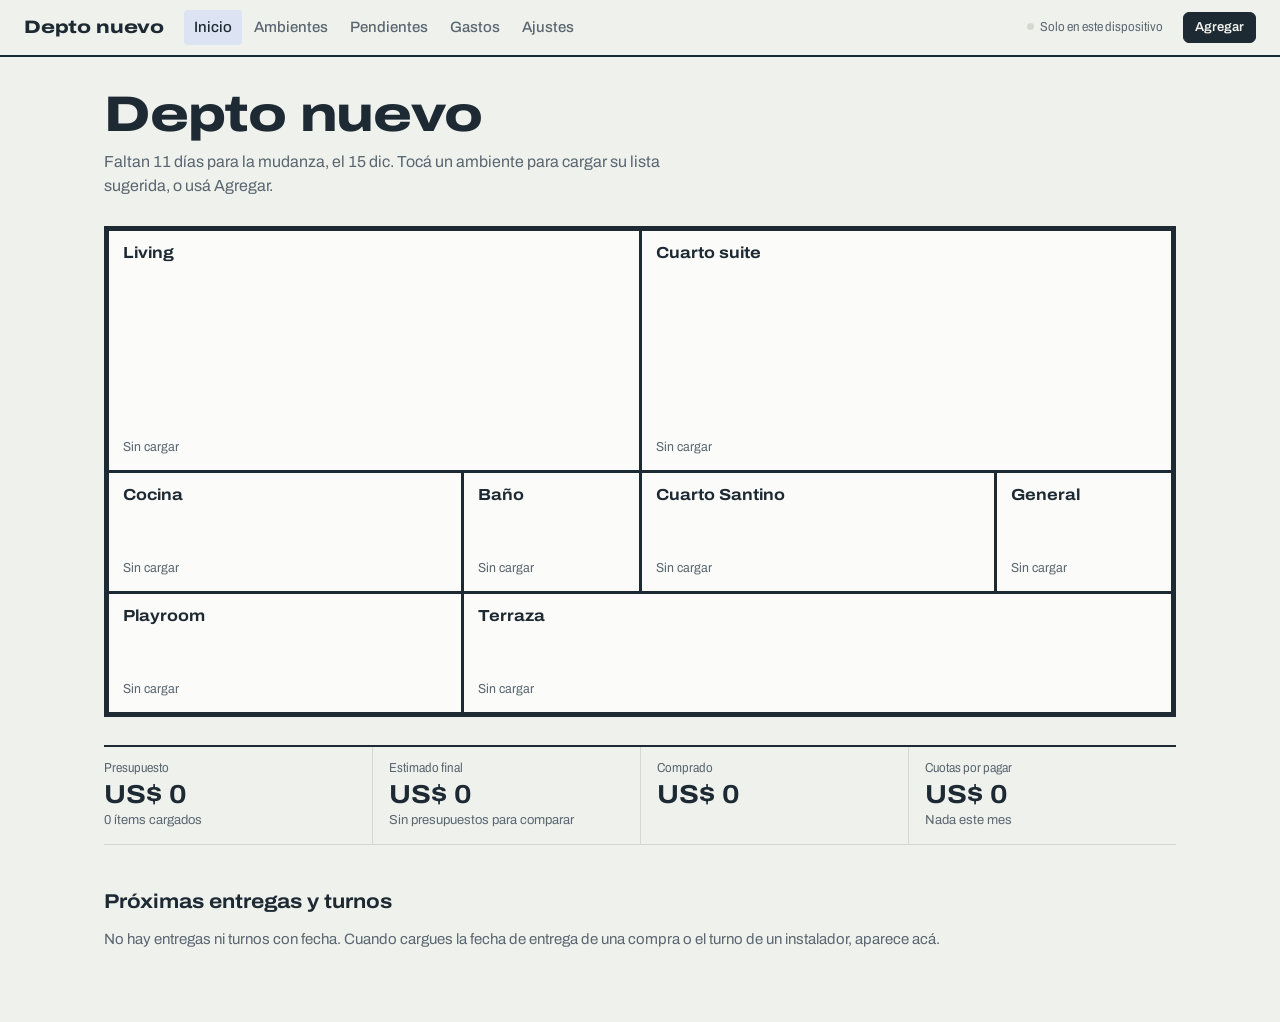
<file: index.html>
<!doctype html>
<html lang="es">
<head>
<meta charset="utf-8">
<meta name="viewport" content="width=device-width, initial-scale=1, viewport-fit=cover">
<title>Depto nuevo</title>
<meta name="theme-color" content="#EFF1ED" media="(prefers-color-scheme: light)">
<meta name="theme-color" content="#141A1F" media="(prefers-color-scheme: dark)">
<meta name="apple-mobile-web-app-capable" content="yes">
<meta name="apple-mobile-web-app-title" content="Depto">
<link rel="manifest" href="manifest.webmanifest">
<link rel="icon" href="icon-192.png">
<link rel="apple-touch-icon" href="icon-180.png">
<link rel="preconnect" href="https://fonts.googleapis.com">
<link rel="preconnect" href="https://fonts.gstatic.com" crossorigin>
<link href="https://fonts.googleapis.com/css2?family=Archivo:wdth,wght@62..125,400..800&display=swap" rel="stylesheet">
<link rel="stylesheet" href="styles.css">
</head>
<body>
<div id="hdr"></div>
<main id="main"></main>
<script src="data.js"></script>
<script src="ui.js"></script>
<script>
UI.header('inicio');
const main = document.getElementById('main');
let first = true;

function render() {
  const items = CASA.items(), rooms = CASA.rooms(), S = CASA.summary(items), set = CASA.settings();
  const dias = CASA.daysTo(set.mudanza);
  const cuando = dias == null ? '' : dias > 1 ? `Faltan ${dias} días para la mudanza, el ${UI.fmtDate(set.mudanza)}.` : dias === 1 ? 'La mudanza es mañana.' : dias === 0 ? 'La mudanza es hoy.' : 'Ya estás en el depto nuevo.';
  const avance = S.n ? `Hay ${S.done} de ${S.n} cosas resueltas.` : 'Tocá un ambiente para cargar su lista sugerida, o usá Agregar.';
  const urgentes = items.filter((i) => i.urgencia === 'mudanza' && !CASA.isDone(i));

  const hoy = CASA.todayISO();
  const proximos = items.filter((i) => i.entrega && i.entrega >= hoy && !CASA.isFinal(i)).sort((a, b) => a.entrega.localeCompare(b.entrega)).slice(0, 6);
  const flow = CASA.cuotasFlow(1)[0].v;

  main.innerHTML = `
    <h1>Depto nuevo</h1>
    <p class="lede">${cuando} ${avance}</p>
    <div class="plan${first ? ' pre' : ''}" id="plan">${rooms.map((r) => UI.roomTile(r, items)).join('')}</div>
    <div class="stats">
      <div class="stat"><div class="k">Presupuesto</div><div class="v">${UI.usd(S.pres)}</div><div class="s">${S.n} ítems cargados</div></div>
      <div class="stat"><div class="k">Estimado final</div><div class="v">${UI.usd(S.est)}</div><div class="s">${S.ahorro == null ? 'Sin presupuestos para comparar' : UI.pct(S.ahorro, 1) + ' de ahorro vs. presupuesto'}</div></div>
      <div class="stat"><div class="k">Comprado</div><div class="v">${UI.usd(S.comprado)}</div><div class="s">${S.est ? Math.round((S.comprado / S.est) * 100) + '% del estimado' : '&nbsp;'}</div></div>
      <div class="stat"><div class="k">Cuotas por pagar</div><div class="v">${UI.usd(S.porPagar)}</div><div class="s">${flow ? UI.usd(flow) + ' este mes' : 'Nada este mes'}</div></div>
    </div>
    ${urgentes.length ? `<div class="alert"><span>${urgentes.length === 1 ? 'Hay 1 cosa' : `Hay ${urgentes.length} cosas`} para antes de la mudanza que ${urgentes.length === 1 ? 'todavía no está resuelta' : 'todavía no están resueltas'}.</span><a class="btn sm ghost" href="pendientes.html?u=mudanza">Ver pendientes</a></div>` : ''}
    <h2>Próximas entregas y turnos</h2>
    ${proximos.length ? `<ul class="rows">${proximos.map((i) => `<li><span class="d">${UI.fmtDate(i.entrega)}</span><span><button class="lnk" data-id="${i.id}">${UI.esc(i.nombre)}</button> <span class="sm">${UI.esc(CASA.roomName(i.ambiente))}</span></span><span class="tag">${UI.esc(CASA.stageLabel(i))}</span></li>`).join('')}</ul>`
      : '<p class="muted">No hay entregas ni turnos con fecha. Cuando cargues la fecha de entrega de una compra o el turno de un instalador, aparece acá.</p>'}
  `;
  main.querySelectorAll('[data-id]').forEach((b) => b.addEventListener('click', () => UI.openItem(b.dataset.id)));
  if (first) { first = false; requestAnimationFrame(() => requestAnimationFrame(() => document.getElementById('plan').classList.remove('pre'))); }
}
CASA.onChange(render);
render();

</script>
</body>
</html>
</file>
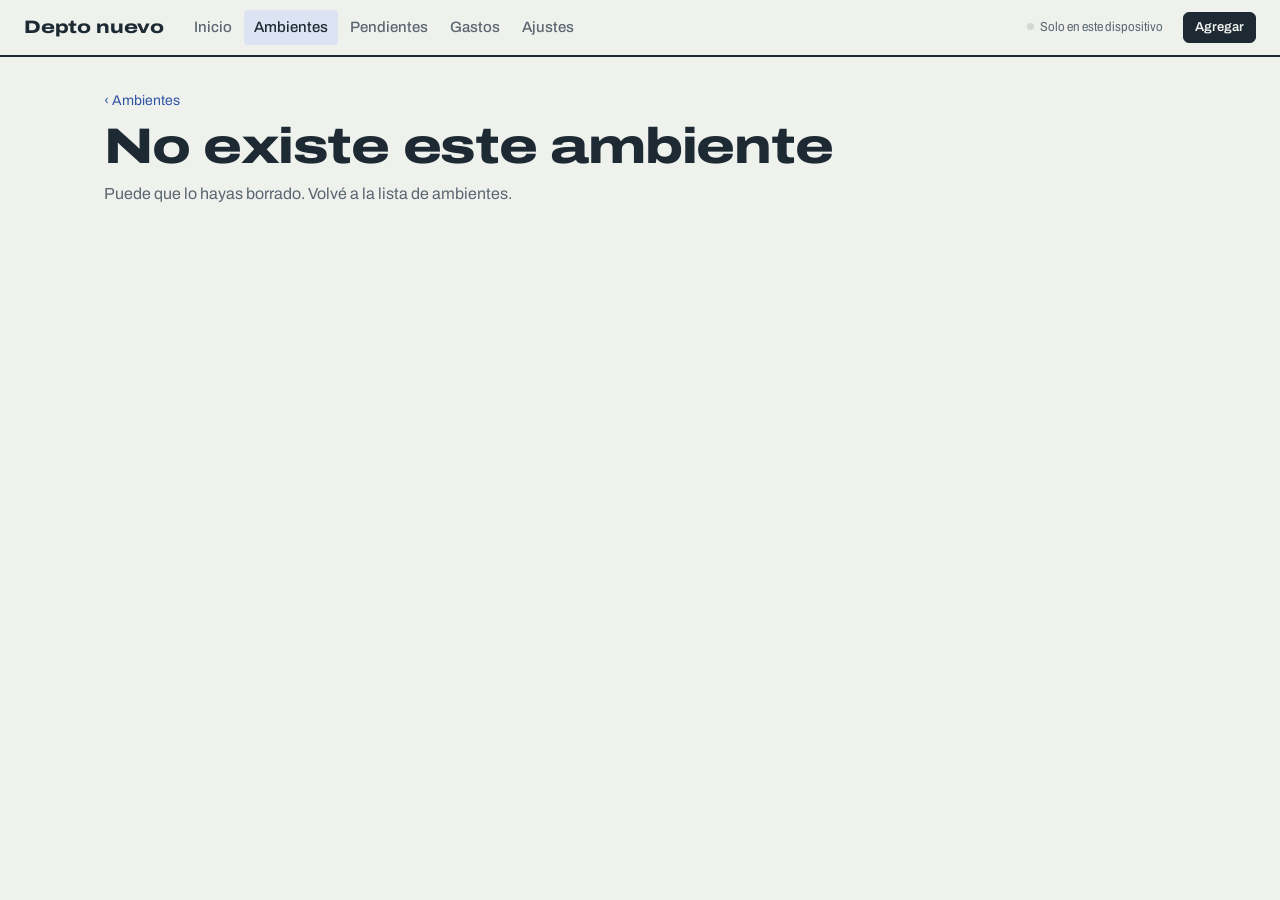
<file: ambiente.html>
<!doctype html>
<html lang="es">
<head>
<meta charset="utf-8">
<meta name="viewport" content="width=device-width, initial-scale=1, viewport-fit=cover">
<title>Ambiente · Depto nuevo</title>
<meta name="theme-color" content="#EFF1ED" media="(prefers-color-scheme: light)">
<meta name="theme-color" content="#141A1F" media="(prefers-color-scheme: dark)">
<meta name="apple-mobile-web-app-capable" content="yes">
<meta name="apple-mobile-web-app-title" content="Depto">
<link rel="manifest" href="manifest.webmanifest">
<link rel="icon" href="icon-192.png">
<link rel="apple-touch-icon" href="icon-180.png">
<link rel="preconnect" href="https://fonts.googleapis.com">
<link rel="preconnect" href="https://fonts.gstatic.com" crossorigin>
<link href="https://fonts.googleapis.com/css2?family=Archivo:wdth,wght@62..125,400..800&display=swap" rel="stylesheet">
<link rel="stylesheet" href="styles.css">
</head>
<body>
<div id="hdr"></div>
<main id="main"></main>
<script src="data.js"></script>
<script src="ui.js"></script>
<script>
UI.header('ambientes');
const main = document.getElementById('main');
const id = new URLSearchParams(location.search).get('id');
UI.defaults = { ambiente: id };
const ORIENT = [['', 'Sin definir'], ['N', 'Norte'], ['NE', 'Noreste'], ['E', 'Este'], ['SE', 'Sudeste'], ['S', 'Sur'], ['SO', 'Sudoeste'], ['O', 'Oeste'], ['NO', 'Noroeste']];

function shell() {
  const r = CASA.room(id);
  if (!r) {
    main.innerHTML = '<a class="back" href="ambientes.html">‹ Ambientes</a><h1>No existe este ambiente</h1><p class="lede">Puede que lo hayas borrado. Volvé a la lista de ambientes.</p>';
    return false;
  }
  main.innerHTML = `
    <a class="back" href="ambientes.html">‹ Ambientes</a>
    <h1 id="title"></h1>
    <p class="lede" id="lede"></p>
    <div class="actions" id="acts"></div>
    <div class="split" style="margin-top:28px">
      <div id="list"></div>
      <aside class="sheet" id="sheet"></aside>
    </div>`;
  renderSheet(r);
  return true;
}

function renderSheet(r) {
  const el = document.getElementById('sheet');
  el.innerHTML = `
    <h3>Ficha del ambiente</h3>
    <label class="f" style="margin-top:12px">Nombre<input name="nombre"></label>
    <div class="grid2">
      <label class="f">Superficie (m²)<input type="number" inputmode="decimal" step="any" min="0" name="m2"></label>
      <label class="f">Altura (m)<input type="number" inputmode="decimal" step="any" min="0" name="altura"></label>
    </div>
    <label class="f" style="margin-top:12px">Orientación de la ventana<select name="orientacion">${ORIENT.map(([v, l]) => `<option value="${v}">${l}</option>`).join('')}</select></label>
    <label class="inline-check"><input type="checkbox" name="techo"> Techo al sol o último piso</label>
    <label class="f" style="margin-top:12px">Medidas y notas<textarea name="notas" rows="4" placeholder="Ventana 1,80 × 1,50. Pared libre 3,20. Placard 1,60 de frente."></textarea></label>
    <div class="frig" id="frig"></div>
    <div style="margin-top:18px"><button class="btn danger sm" id="del-room" type="button">Eliminar ambiente</button></div>`;
  const q = (n) => el.querySelector(`[name="${n}"]`);
  q('nombre').value = r.nombre; q('m2').value = r.m2 ?? ''; q('altura').value = r.altura ?? 2.6;
  q('orientacion').value = r.orientacion || ''; q('techo').checked = !!r.techo; q('notas').value = r.notas || '';
  let t;
  const save = () => {
    clearTimeout(t);
    t = setTimeout(() => {
      CASA.upsertRoom({ id, nombre: q('nombre').value.trim() || r.nombre, m2: CASA.num(q('m2').value), altura: CASA.num(q('altura').value) || 2.6, orientacion: q('orientacion').value, techo: q('techo').checked, notas: q('notas').value });
    }, 500);
    renderFrig({ m2: q('m2').value, altura: q('altura').value, orientacion: q('orientacion').value, techo: q('techo').checked });
  };
  el.addEventListener('input', save);
  el.addEventListener('change', save);
  el.querySelector('#del-room').addEventListener('click', () => {
    const n = CASA.items().filter((i) => i.ambiente === id).length;
    if (id === 'general') { alert('General no se puede eliminar: es donde van los ítems de ambientes borrados.'); return; }
    if (confirm(n ? `¿Eliminar ${r.nombre}? Sus ${n} ítems pasan a General.` : `¿Eliminar ${r.nombre}?`)) { CASA.deleteRoom(id); location.href = 'ambientes.html'; }
  });
  renderFrig(r);
}

function renderFrig(r) {
  const el = document.getElementById('frig');
  const f = CASA.frigorias(r);
  const hasAC = CASA.items().some((i) => i.ambiente === id && i.categoria === 'climatizacion');
  el.innerHTML = f ? `
    <div class="hint" style="margin:0">Aire acondicionado sugerido</div>
    <div class="big">${f.split ? `Split de ${UI.int(f.split)} frigorías` : `Más de 9.000 frigorías: consultá dos equipos`}</div>
    <p class="hint">Cálculo: ${UI.int(f.calc)} frigorías (m² × altura × 50, +15% con sol de norte u oeste, +15% con techo al sol). Confirmalo con el instalador.</p>
    ${f.split && !hasAC ? `<button class="btn ghost sm" id="add-ac" type="button" style="margin-top:8px">Agregar aire de ${UI.int(f.split)} frigorías</button>` : ''}`
    : '<p class="hint" style="margin:0">Cargá los m² y te digo de cuántas frigorías tiene que ser el aire.</p>';
  el.querySelector('#add-ac')?.addEventListener('click', () => {
    CASA.upsertItem({ tipo: 'compra', nombre: `Aire acondicionado split ${UI.int(f.split)} frigorías`, ambiente: id, categoria: 'climatizacion', stage: 'idea', urgencia: 'mudanza', moneda: 'USD', cuotas: 1 });
    UI.toast('Aire agregado a la lista');
    el.querySelector('#add-ac')?.remove();
  });
}

function render() {
  const r = CASA.room(id); if (!r) return;
  const its = CASA.items().filter((i) => i.ambiente === id);
  const S = CASA.summary(its);
  const sug = CASA.pendingTemplate(id);
  document.title = `${r.nombre} · Depto nuevo`;
  document.getElementById('title').textContent = r.nombre;
  document.getElementById('lede').textContent = S.n ? `${S.done} de ${S.n} resueltos. Estimado ${UI.usd(S.est)}, comprado ${UI.usd(S.comprado)}.` : 'Todavía no cargaste nada en este ambiente.';
  const acts = document.getElementById('acts');
  acts.innerHTML = `<button class="btn" id="add-here" type="button">Agregar a ${UI.esc(r.nombre)}</button>${sug ? `<button class="btn ghost" id="tpl" type="button">Cargar lista sugerida (${sug})</button>` : ''}`;
  acts.querySelector('#add-here').addEventListener('click', () => UI.openItem(null, { ambiente: id }));
  acts.querySelector('#tpl')?.addEventListener('click', () => { const n = CASA.applyTemplate(id); UI.toast(`${n} ítems agregados`); });

  const list = document.getElementById('list');
  if (!its.length) {
    list.innerHTML = `<div class="empty"><p>${sug ? 'Arrancá con la lista sugerida y borrá lo que no va, o agregá ítems uno por uno.' : 'Agregá lo que necesitás para este ambiente.'}</p></div>`;
    return;
  }
  const cats = CASA.CATEGORIAS.filter((c) => its.some((i) => (i.categoria || 'otros') === c.id));
  list.innerHTML = cats.map((c) => {
    const g = its.filter((i) => (i.categoria || 'otros') === c.id).sort((a, b) => Number(CASA.isDone(a)) - Number(CASA.isDone(b)) || a.nombre.localeCompare(b.nombre));
    return `<div class="group"><h3>${c.label}</h3>${g.map((i) => {
      const done = CASA.isDone(i), est = CASA.estimado(i);
      return `<div class="check${done ? ' done' : ''}">
        <input type="checkbox" data-t="${i.id}" ${done ? 'checked' : ''} aria-label="Marcar ${UI.esc(i.nombre)} como resuelto">
        <button class="nm" data-id="${i.id}">${UI.esc(i.nombre)}</button>
        ${i.urgencia === 'mudanza' && !done ? '<span class="tag ocre">Mudanza</span>' : ''}
        <span class="tag">${UI.esc(CASA.stageLabel(i))}</span>
        <span class="amt">${est ? UI.usd(est) : ''}</span></div>`;
    }).join('')}</div>`;
  }).join('');
  list.querySelectorAll('[data-id]').forEach((b) => b.addEventListener('click', () => UI.openItem(b.dataset.id)));
  list.querySelectorAll('[data-t]').forEach((cb) => cb.addEventListener('change', () => {
    const i = CASA.item(cb.dataset.t);
    const stage = i.tipo === 'tarea' ? (cb.checked ? 'hecho' : 'pendiente') : (cb.checked ? 'comprado' : (i.precio != null ? 'decidido' : 'idea'));
    CASA.upsertItem({ id: i.id, stage });
  }));
}

if (shell()) { CASA.onChange(render); render(); }

</script>
</body>
</html>
</file>
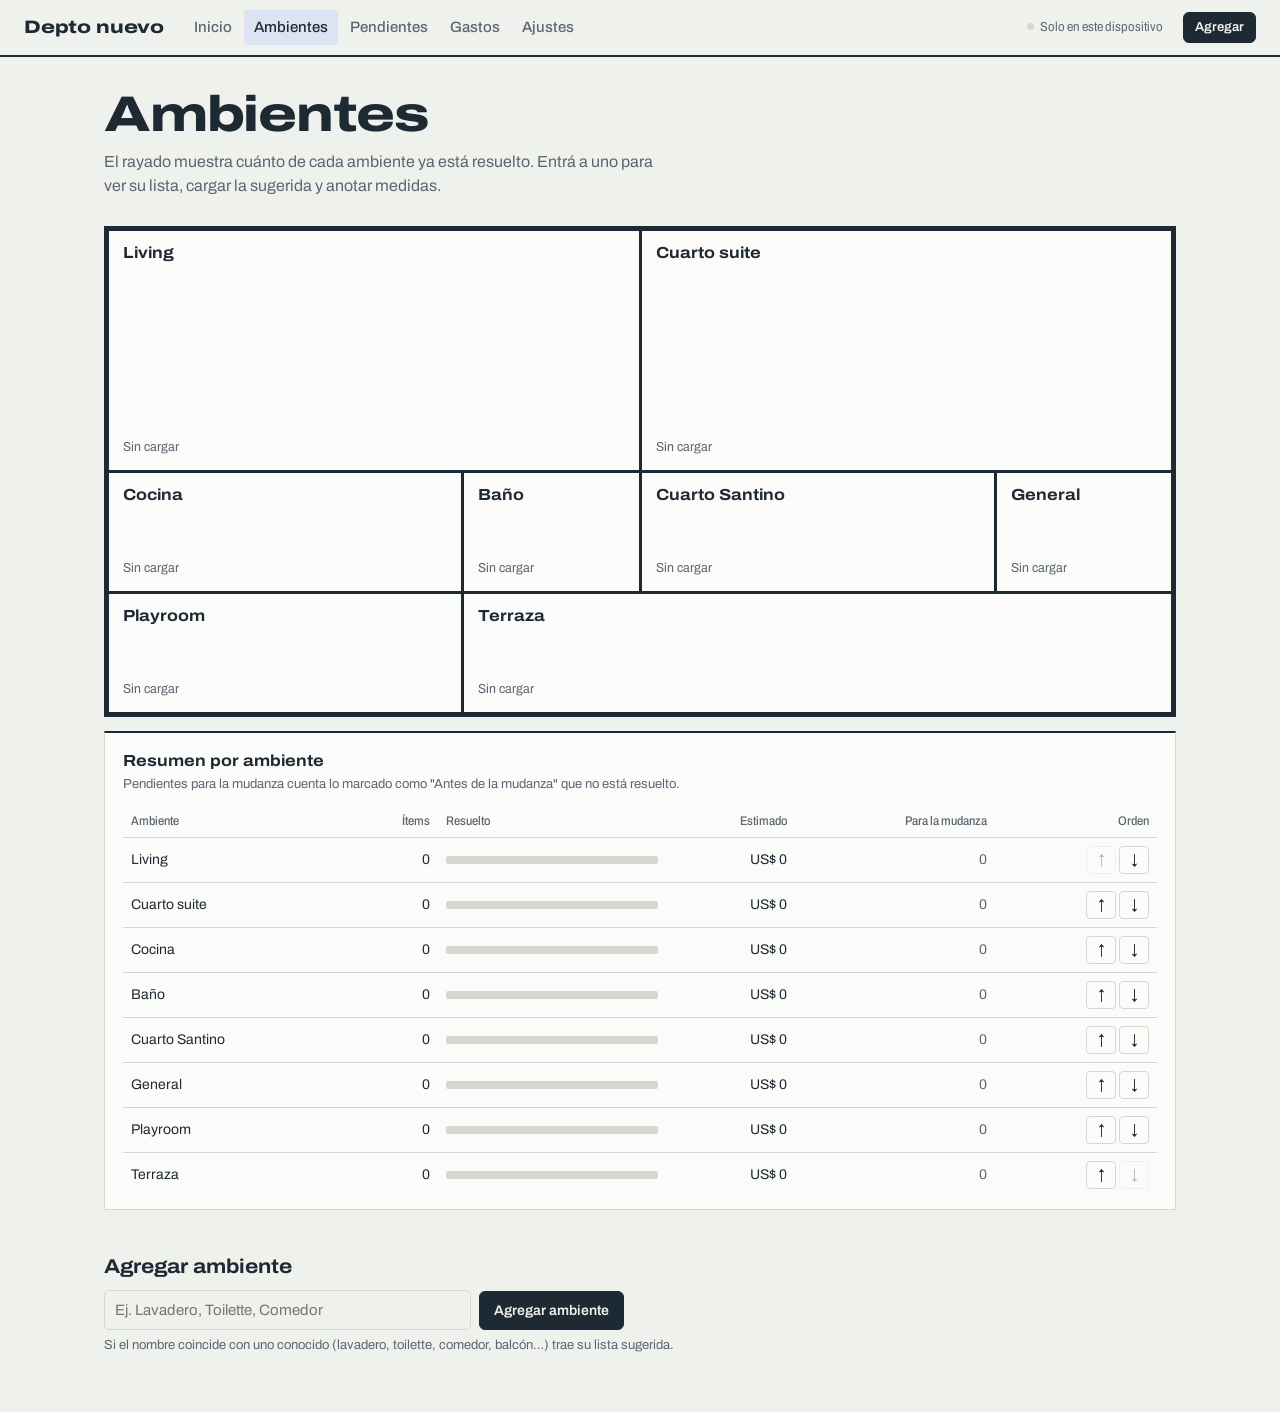
<file: ambientes.html>
<!doctype html>
<html lang="es">
<head>
<meta charset="utf-8">
<meta name="viewport" content="width=device-width, initial-scale=1, viewport-fit=cover">
<title>Ambientes · Depto nuevo</title>
<meta name="theme-color" content="#EFF1ED" media="(prefers-color-scheme: light)">
<meta name="theme-color" content="#141A1F" media="(prefers-color-scheme: dark)">
<meta name="apple-mobile-web-app-capable" content="yes">
<meta name="apple-mobile-web-app-title" content="Depto">
<link rel="manifest" href="manifest.webmanifest">
<link rel="icon" href="icon-192.png">
<link rel="apple-touch-icon" href="icon-180.png">
<link rel="preconnect" href="https://fonts.googleapis.com">
<link rel="preconnect" href="https://fonts.gstatic.com" crossorigin>
<link href="https://fonts.googleapis.com/css2?family=Archivo:wdth,wght@62..125,400..800&display=swap" rel="stylesheet">
<link rel="stylesheet" href="styles.css">
</head>
<body>
<div id="hdr"></div>
<main id="main"></main>
<script src="data.js"></script>
<script src="ui.js"></script>
<script>
UI.header('ambientes');
const main = document.getElementById('main');

function render() {
  const items = CASA.items(), rooms = CASA.rooms();
  main.innerHTML = `
    <h1>Ambientes</h1>
    <p class="lede">El rayado muestra cuánto de cada ambiente ya está resuelto. Entrá a uno para ver su lista, cargar la sugerida y anotar medidas.</p>
    <div class="plan">${rooms.map((r) => UI.roomTile(r, items)).join('')}</div>
    <section class="exhibit">
      <h3>Resumen por ambiente</h3>
      <p class="sub">Pendientes para la mudanza cuenta lo marcado como "Antes de la mudanza" que no está resuelto.</p>
      <div class="scroll"><table class="t">
        <thead><tr><th>Ambiente</th><th class="n">Ítems</th><th style="width:22%">Resuelto</th><th class="n">Estimado</th><th class="n">Para la mudanza</th><th class="n">Orden</th></tr></thead>
        <tbody>${rooms.map((r, k) => {
          const its = items.filter((i) => i.ambiente === r.id), S = CASA.summary(its);
          const p = S.n ? S.done / S.n : 0;
          const urg = its.filter((i) => i.urgencia === 'mudanza' && !CASA.isDone(i)).length;
          return `<tr><td><a href="ambiente.html?id=${encodeURIComponent(r.id)}">${UI.esc(r.nombre)}</a></td><td class="n">${S.n}</td>
            <td><div class="bar"><i style="width:${p * 100}%"></i></div></td><td class="n">${UI.usd(S.est)}</td>
            <td class="n">${urg ? `<span class="tag ocre">${urg}</span>` : '<span class="muted">0</span>'}</td>
            <td class="n"><button class="mv" data-up="${r.id}" aria-label="Subir ${UI.esc(r.nombre)}" ${k === 0 ? 'disabled' : ''}>↑</button> <button class="mv" data-down="${r.id}" aria-label="Bajar ${UI.esc(r.nombre)}" ${k === rooms.length - 1 ? 'disabled' : ''}>↓</button></td></tr>`;
        }).join('')}</tbody></table></div>
    </section>
    <h2>Agregar ambiente</h2>
    <form id="new-room" class="actions" style="max-width:520px">
      <input name="nombre" placeholder="Ej. Lavadero, Toilette, Comedor" aria-label="Nombre del ambiente" style="flex:1">
      <button class="btn" type="submit">Agregar ambiente</button>
    </form>
    <p class="hint">Si el nombre coincide con uno conocido (lavadero, toilette, comedor, balcón…) trae su lista sugerida.</p>
  `;
  main.querySelectorAll('[data-up]').forEach((b) => b.addEventListener('click', () => CASA.moveRoom(b.dataset.up, -1)));
  main.querySelectorAll('[data-down]').forEach((b) => b.addEventListener('click', () => CASA.moveRoom(b.dataset.down, 1)));
  main.querySelector('#new-room').addEventListener('submit', (e) => {
    e.preventDefault();
    const nombre = e.target.nombre.value.trim();
    if (!nombre) { e.target.nombre.focus(); return; }
    const r = CASA.upsertRoom({ nombre });
    location.href = `ambiente.html?id=${encodeURIComponent(r.id)}`;
  });
}
CASA.onChange(render);
render();

</script>
</body>
</html>
</file>
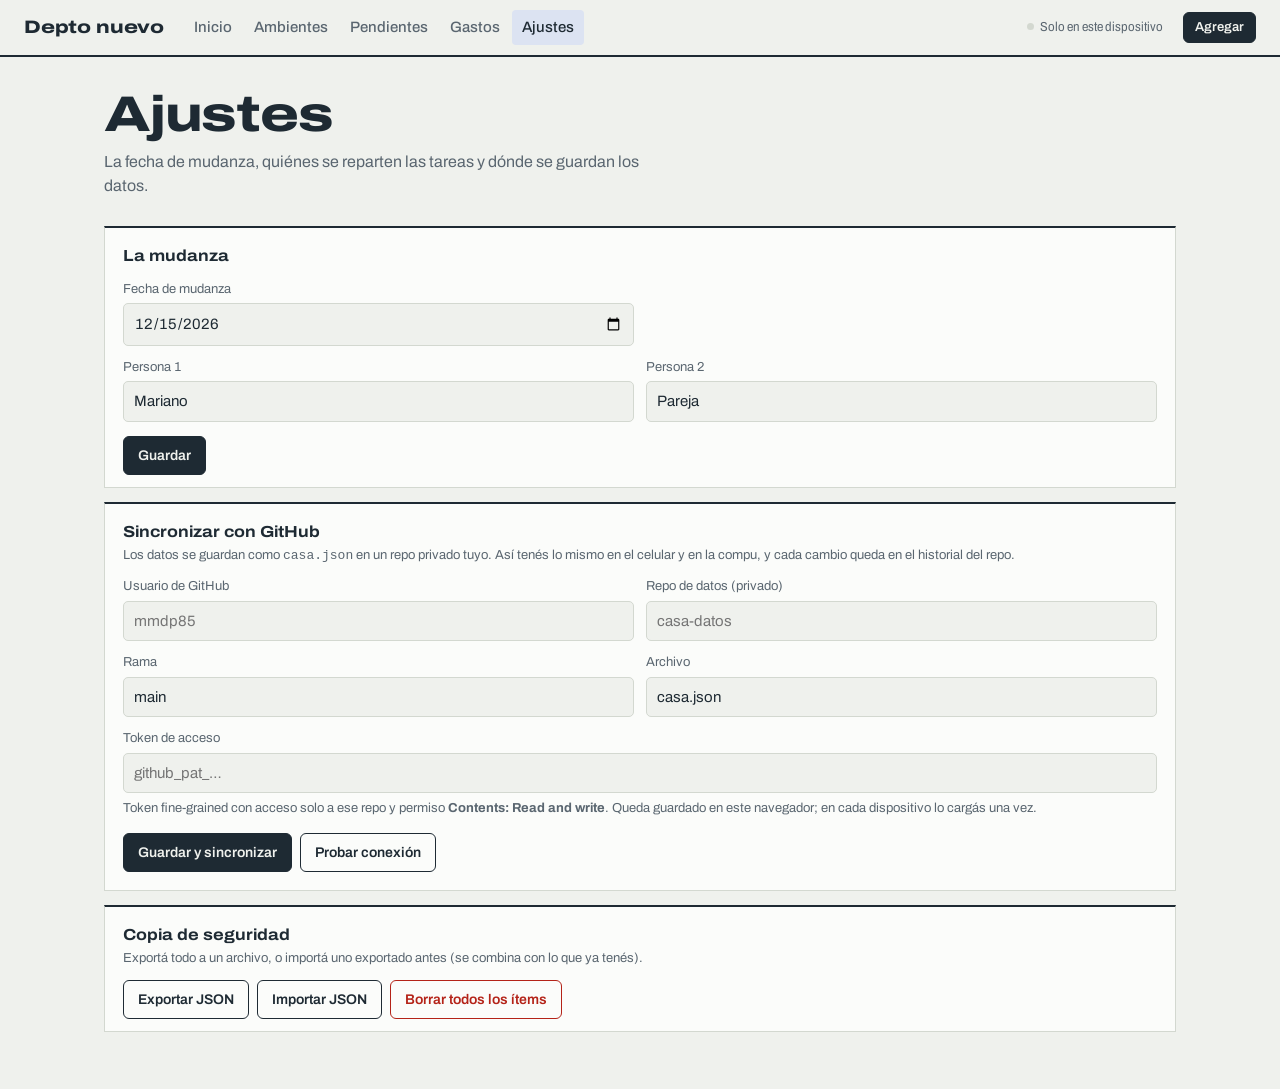
<file: config.html>
<!doctype html>
<html lang="es">
<head>
<meta charset="utf-8">
<meta name="viewport" content="width=device-width, initial-scale=1, viewport-fit=cover">
<title>Ajustes · Depto nuevo</title>
<meta name="theme-color" content="#EFF1ED" media="(prefers-color-scheme: light)">
<meta name="theme-color" content="#141A1F" media="(prefers-color-scheme: dark)">
<meta name="apple-mobile-web-app-capable" content="yes">
<meta name="apple-mobile-web-app-title" content="Depto">
<link rel="manifest" href="manifest.webmanifest">
<link rel="icon" href="icon-192.png">
<link rel="apple-touch-icon" href="icon-180.png">
<link rel="preconnect" href="https://fonts.googleapis.com">
<link rel="preconnect" href="https://fonts.gstatic.com" crossorigin>
<link href="https://fonts.googleapis.com/css2?family=Archivo:wdth,wght@62..125,400..800&display=swap" rel="stylesheet">
<link rel="stylesheet" href="styles.css">
</head>
<body>
<div id="hdr"></div>
<main id="main"></main>
<script src="data.js"></script>
<script src="ui.js"></script>
<script>
UI.header('ajustes');
const main = document.getElementById('main');

function render() {
  const s = CASA.settings(), c = CASA.getCfg();
  main.innerHTML = `
    <h1>Ajustes</h1>
    <p class="lede">La fecha de mudanza, quiénes se reparten las tareas y dónde se guardan los datos.</p>

    <section class="exhibit">
      <h3>La mudanza</h3>
      <div class="grid2">
        <label class="f">Fecha de mudanza<input type="date" id="mudanza" value="${UI.esc(s.mudanza || '')}"></label>
        <span></span>
        <label class="f">Persona 1<input id="r1" value="${UI.esc((s.responsables || [])[0] || '')}"></label>
        <label class="f">Persona 2<input id="r2" value="${UI.esc((s.responsables || [])[1] || '')}"></label>
      </div>
      <div class="actions" style="margin-top:14px"><button class="btn" id="save-s" type="button">Guardar</button></div>
    </section>

    <section class="exhibit">
      <h3>Sincronizar con GitHub</h3>
      <p class="sub">Los datos se guardan como <code>casa.json</code> en un repo privado tuyo. Así tenés lo mismo en el celular y en la compu, y cada cambio queda en el historial del repo.</p>
      <div class="grid2">
        <label class="f">Usuario de GitHub<input id="owner" value="${UI.esc(c.owner)}" placeholder="mmdp85" autocapitalize="off"></label>
        <label class="f">Repo de datos (privado)<input id="repo" value="${UI.esc(c.repo)}" placeholder="casa-datos" autocapitalize="off"></label>
        <label class="f">Rama<input id="branch" value="${UI.esc(c.branch)}" autocapitalize="off"></label>
        <label class="f">Archivo<input id="path" value="${UI.esc(c.path)}" autocapitalize="off"></label>
      </div>
      <label class="f" style="margin-top:12px">Token de acceso<input id="token" type="password" value="${UI.esc(c.token)}" placeholder="github_pat_…" autocomplete="off"></label>
      <p class="hint">Token fine-grained con acceso solo a ese repo y permiso <strong>Contents: Read and write</strong>. Queda guardado en este navegador; en cada dispositivo lo cargás una vez.</p>
      <div class="actions" style="margin-top:14px">
        <button class="btn" id="save-gh" type="button">Guardar y sincronizar</button>
        <button class="btn ghost" id="test-gh" type="button">Probar conexión</button>
        ${c.token ? '<button class="btn ghost" id="off-gh" type="button">Desconectar este dispositivo</button>' : ''}
      </div>
      <p class="hint" id="gh-msg" aria-live="polite"></p>
    </section>

    <section class="exhibit">
      <h3>Copia de seguridad</h3>
      <p class="sub">Exportá todo a un archivo, o importá uno exportado antes (se combina con lo que ya tenés).</p>
      <div class="actions">
        <button class="btn ghost" id="exp" type="button">Exportar JSON</button>
        <label class="btn ghost" for="imp">Importar JSON</label><input type="file" id="imp" accept="application/json,.json" hidden>
        <button class="btn danger" id="wipe" type="button">Borrar todos los ítems</button>
      </div>
    </section>`;

  const $ = (x) => main.querySelector(x);
  const msg = (t, bad) => { const m = $('#gh-msg'); m.textContent = t; m.className = 'hint' + (bad ? ' err' : ''); };
  const readCfg = () => ({ owner: $('#owner').value.trim(), repo: $('#repo').value.trim(), branch: $('#branch').value.trim() || 'main', path: $('#path').value.trim() || 'casa.json', token: $('#token').value.trim() });

  $('#save-s').addEventListener('click', () => {
    CASA.setSettings({ mudanza: $('#mudanza').value, responsables: [$('#r1').value.trim(), $('#r2').value.trim()].filter(Boolean) });
    UI.toast('Guardado');
  });
  $('#test-gh').addEventListener('click', async () => {
    const prev = CASA.getCfg();
    CASA.setCfg(readCfg());
    msg('Probando…');
    try { await CASA.testRemote(); msg('Conexión correcta.'); } catch (e) { msg(e.message, true); CASA.setCfg(prev); }
  });
  $('#save-gh').addEventListener('click', async () => {
    const cfg = readCfg();
    if (!cfg.owner || !cfg.repo || !cfg.token) { msg('Completá usuario, repo y token.', true); return; }
    CASA.setCfg(cfg);
    msg('Sincronizando…');
    await CASA.sync();
    const st = CASA.status();
    if (st.state === 'ok') { msg('Listo. Los datos están en GitHub.'); } else { msg(st.msg || 'No se pudo sincronizar.', true); }
  });
  $('#off-gh')?.addEventListener('click', () => { CASA.setCfg({ token: '' }); UI.toast('Este dispositivo quedó sin sincronizar'); render(); });
  $('#exp').addEventListener('click', () => {
    const blob = new Blob([CASA.exportJSON()], { type: 'application/json' });
    const a = document.createElement('a');
    a.href = URL.createObjectURL(blob); a.download = `casa-${CASA.todayISO()}.json`;
    document.body.appendChild(a); a.click(); a.remove();
    setTimeout(() => URL.revokeObjectURL(a.href), 1000);
  });
  $('#imp').addEventListener('change', async (e) => {
    const file = e.target.files[0]; if (!file) return;
    try { CASA.importJSON(await file.text()); UI.toast('Importado'); } catch (err) { alert(err.message); }
  });
  $('#wipe').addEventListener('click', () => { if (confirm('¿Borrar todos los ítems? Los ambientes y ajustes se mantienen.')) { CASA.wipeItems(); UI.toast('Ítems borrados'); } });
}
render();

</script>
</body>
</html>
</file>
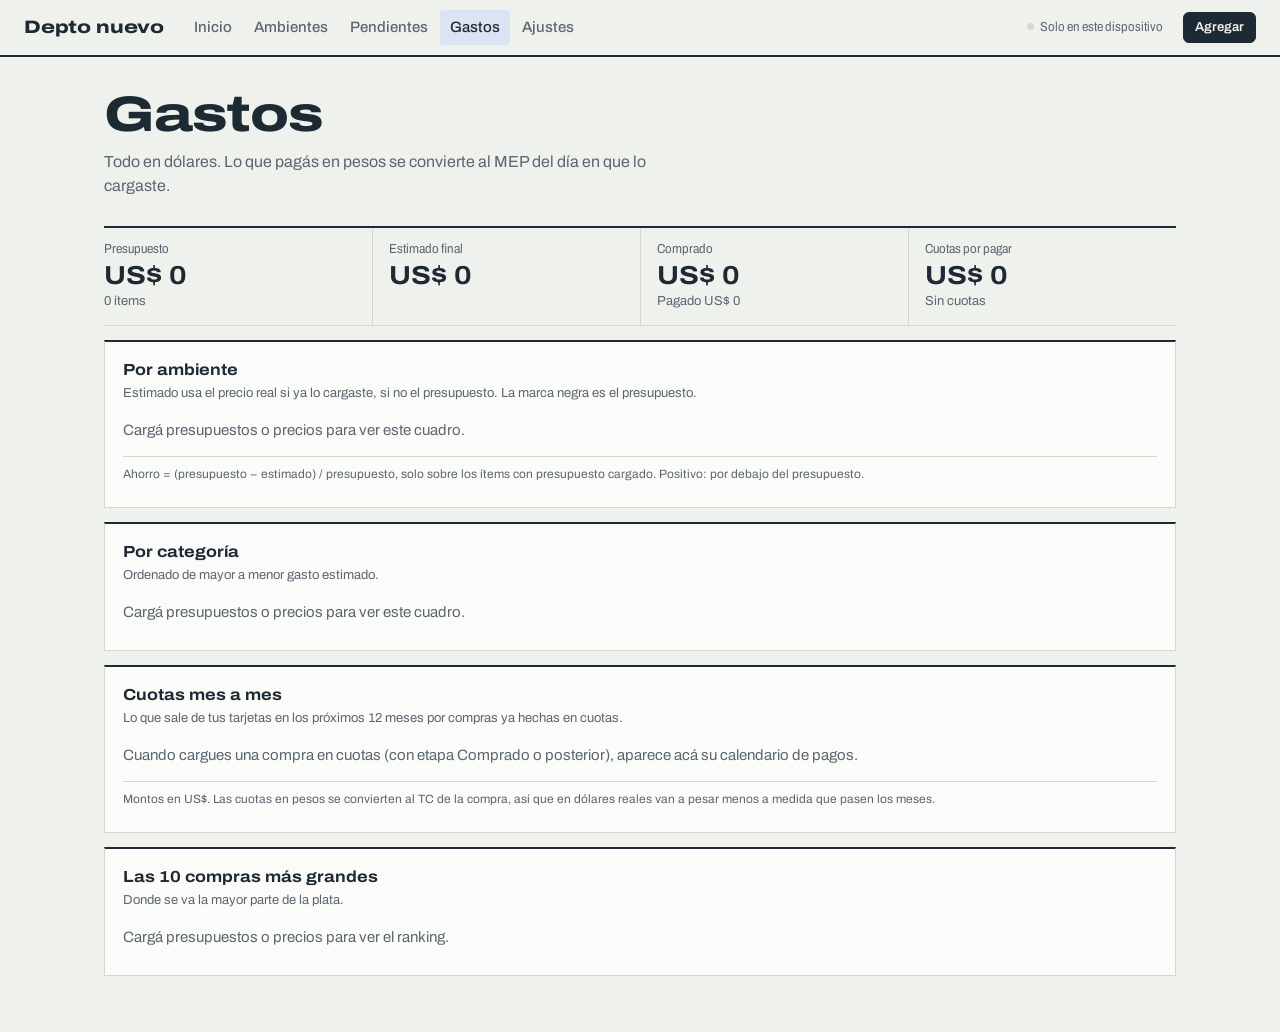
<file: gastos.html>
<!doctype html>
<html lang="es">
<head>
<meta charset="utf-8">
<meta name="viewport" content="width=device-width, initial-scale=1, viewport-fit=cover">
<title>Gastos · Depto nuevo</title>
<meta name="theme-color" content="#EFF1ED" media="(prefers-color-scheme: light)">
<meta name="theme-color" content="#141A1F" media="(prefers-color-scheme: dark)">
<meta name="apple-mobile-web-app-capable" content="yes">
<meta name="apple-mobile-web-app-title" content="Depto">
<link rel="manifest" href="manifest.webmanifest">
<link rel="icon" href="icon-192.png">
<link rel="apple-touch-icon" href="icon-180.png">
<link rel="preconnect" href="https://fonts.googleapis.com">
<link rel="preconnect" href="https://fonts.gstatic.com" crossorigin>
<link href="https://fonts.googleapis.com/css2?family=Archivo:wdth,wght@62..125,400..800&display=swap" rel="stylesheet">
<link rel="stylesheet" href="styles.css">
</head>
<body>
<div id="hdr"></div>
<main id="main"></main>
<script src="data.js"></script>
<script src="ui.js"></script>
<script>
UI.header('gastos');
const main = document.getElementById('main');

function groupRows(items, keyFn, labelFn) {
  const m = new Map();
  items.forEach((i) => { const k = keyFn(i); if (!m.has(k)) m.set(k, []); m.get(k).push(i); });
  return [...m.entries()].map(([k, list]) => Object.assign({ key: k, label: labelFn(k) }, CASA.summary(list)));
}
function table(rows, first) {
  rows = rows.filter((r) => r.pres || r.est);
  if (!rows.length) return '<p class="muted">Cargá presupuestos o precios para ver este cuadro.</p>';
  const max = Math.max(1, ...rows.map((r) => Math.max(r.pres, r.est)));
  const T = CASA.summary(CASA.items());
  return `<div class="scroll"><table class="t">
    <thead><tr><th>${first}</th><th class="n">Presupuesto</th><th class="n">Estimado</th><th class="n">Comprado</th><th class="n">Ahorro</th><th style="width:28%">Estimado vs. presupuesto</th></tr></thead>
    <tbody>${rows.map((r) => `<tr>
      <td>${r.href ? `<a href="${r.href}">${UI.esc(r.label)}</a>` : UI.esc(r.label)}</td>
      <td class="n">${UI.usd(r.pres)}</td><td class="n">${UI.usd(r.est)}</td><td class="n">${UI.usd(r.comprado)}</td>
      <td class="n">${UI.pct(r.ahorro, 1)}</td>
      <td><div class="bar"><i style="width:${(r.est / max) * 100}%"></i>${r.pres ? `<b style="left:${(r.pres / max) * 100}%"></b>` : ''}</div></td></tr>`).join('')}</tbody>
    <tfoot><tr><td>Total</td><td class="n">${UI.usd(T.pres)}</td><td class="n">${UI.usd(T.est)}</td><td class="n">${UI.usd(T.comprado)}</td><td class="n">${UI.pct(T.ahorro, 1)}</td><td></td></tr></tfoot>
  </table></div>`;
}

function render() {
  const items = CASA.items(), S = CASA.summary(items);
  const flow = CASA.cuotasFlow(12);
  const maxF = Math.max(1, ...flow.map((f) => f.v));
  const totalF = flow.reduce((a, f) => a + f.v, 0);

  const byRoom = CASA.rooms().map((r) => Object.assign({ label: r.nombre, href: `ambiente.html?id=${encodeURIComponent(r.id)}` }, CASA.summary(items.filter((i) => i.ambiente === r.id)))).filter((r) => r.n);
  const byCat = groupRows(items, (i) => i.categoria || 'otros', CASA.catLabel).sort((a, b) => b.est - a.est);
  const top = items.filter((i) => CASA.estimado(i) > 0).sort((a, b) => CASA.estimado(b) - CASA.estimado(a)).slice(0, 10);

  main.innerHTML = `
    <h1>Gastos</h1>
    <p class="lede">Todo en dólares. Lo que pagás en pesos se convierte al MEP del día en que lo cargaste.</p>
    <div class="stats">
      <div class="stat"><div class="k">Presupuesto</div><div class="v">${UI.usd(S.pres)}</div><div class="s">${S.n} ítems</div></div>
      <div class="stat"><div class="k">Estimado final</div><div class="v">${UI.usd(S.est)}</div><div class="s">${S.ahorro == null ? '&nbsp;' : UI.pct(S.ahorro, 1) + ' de ahorro vs. presupuesto'}</div></div>
      <div class="stat"><div class="k">Comprado</div><div class="v">${UI.usd(S.comprado)}</div><div class="s">Pagado ${UI.usd(S.pagado)}</div></div>
      <div class="stat"><div class="k">Cuotas por pagar</div><div class="v">${UI.usd(S.porPagar)}</div><div class="s">${totalF ? 'en los próximos 12 meses' : 'Sin cuotas'}</div></div>
    </div>

    <section class="exhibit">
      <h3>Por ambiente</h3>
      <p class="sub">Estimado usa el precio real si ya lo cargaste, si no el presupuesto. La marca negra es el presupuesto.</p>
      ${table(byRoom, 'Ambiente')}
      <p class="foot">Ahorro = (presupuesto − estimado) / presupuesto, solo sobre los ítems con presupuesto cargado. Positivo: por debajo del presupuesto.</p>
    </section>

    <section class="exhibit">
      <h3>Por categoría</h3>
      <p class="sub">Ordenado de mayor a menor gasto estimado.</p>
      ${table(byCat, 'Categoría')}
    </section>

    <section class="exhibit">
      <h3>Cuotas mes a mes</h3>
      <p class="sub">Lo que sale de tus tarjetas en los próximos 12 meses por compras ya hechas en cuotas.</p>
      ${totalF ? `<div class="scroll"><div class="cols">${flow.map((f) => `<div class="c"><em>${f.v ? UI.int(Math.round(f.v)) : ''}</em><i style="height:${(f.v / maxF) * 100}%"></i><span>${UI.monthLabel(f.ym)}</span></div>`).join('')}</div></div>`
        : '<p class="muted">Cuando cargues una compra en cuotas (con etapa Comprado o posterior), aparece acá su calendario de pagos.</p>'}
      <p class="foot">Montos en US$. Las cuotas en pesos se convierten al TC de la compra, así que en dólares reales van a pesar menos a medida que pasen los meses.</p>
    </section>

    <section class="exhibit">
      <h3>Las 10 compras más grandes</h3>
      <p class="sub">Donde se va la mayor parte de la plata.</p>
      ${top.length ? `<div class="scroll"><table class="t"><thead><tr><th>Ítem</th><th>Ambiente</th><th>Etapa</th><th class="n">Estimado</th><th class="n">% del total</th></tr></thead><tbody>
        ${top.map((i) => `<tr><td><a href="#" data-id="${i.id}">${UI.esc(i.nombre)}</a></td><td>${UI.esc(CASA.roomName(i.ambiente))}</td><td><span class="tag">${UI.esc(CASA.stageLabel(i))}</span></td><td class="n">${UI.usd(CASA.estimado(i))}</td><td class="n">${S.est ? ((CASA.estimado(i) / S.est) * 100).toFixed(1).replace('.', ',') + '%' : '—'}</td></tr>`).join('')}
      </tbody></table></div>` : '<p class="muted">Cargá presupuestos o precios para ver el ranking.</p>'}
    </section>
  `;
  main.querySelectorAll('[data-id]').forEach((a) => a.addEventListener('click', (e) => { e.preventDefault(); UI.openItem(a.dataset.id); }));
}
CASA.onChange(render);
render();

</script>
</body>
</html>
</file>
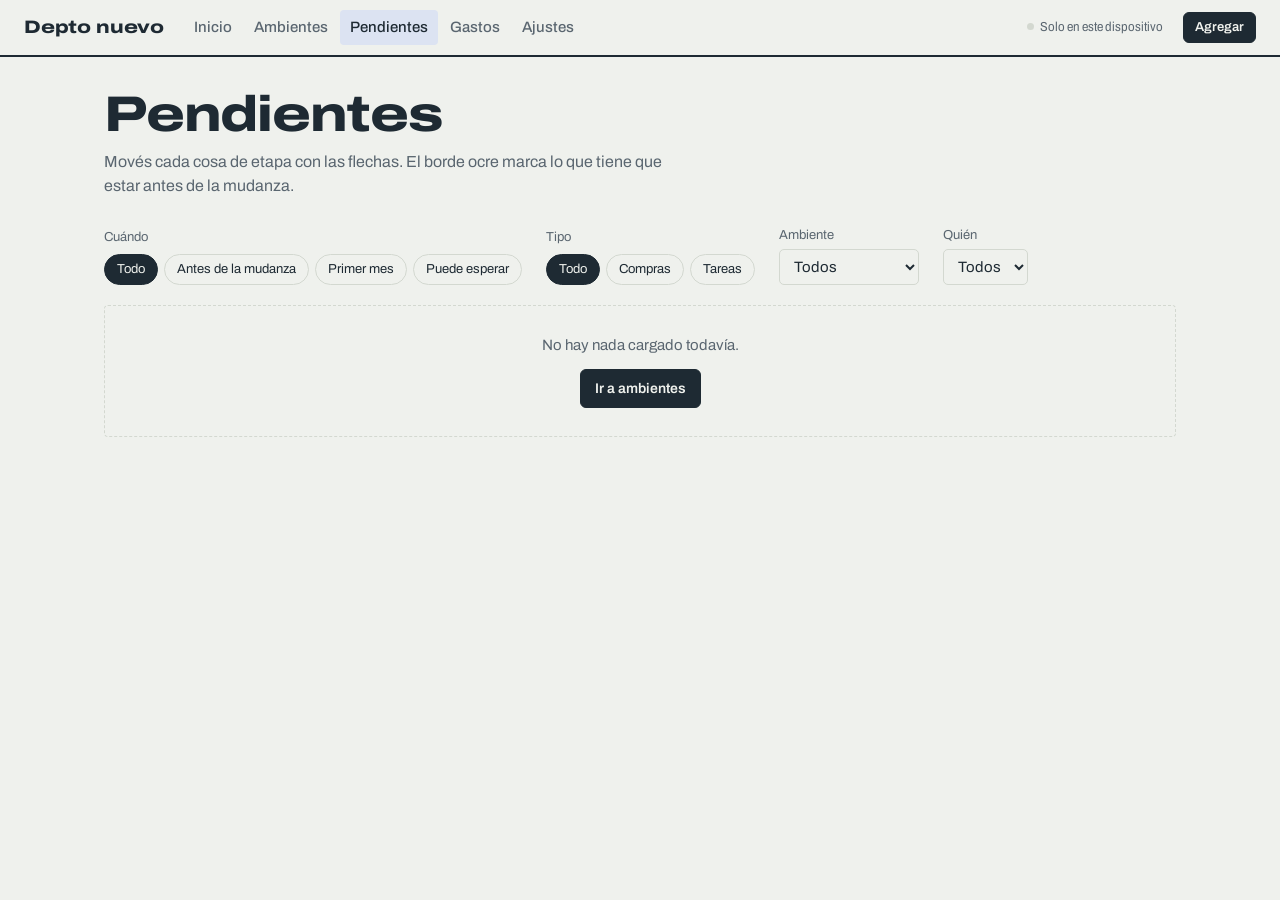
<file: pendientes.html>
<!doctype html>
<html lang="es">
<head>
<meta charset="utf-8">
<meta name="viewport" content="width=device-width, initial-scale=1, viewport-fit=cover">
<title>Pendientes · Depto nuevo</title>
<meta name="theme-color" content="#EFF1ED" media="(prefers-color-scheme: light)">
<meta name="theme-color" content="#141A1F" media="(prefers-color-scheme: dark)">
<meta name="apple-mobile-web-app-capable" content="yes">
<meta name="apple-mobile-web-app-title" content="Depto">
<link rel="manifest" href="manifest.webmanifest">
<link rel="icon" href="icon-192.png">
<link rel="apple-touch-icon" href="icon-180.png">
<link rel="preconnect" href="https://fonts.googleapis.com">
<link rel="preconnect" href="https://fonts.gstatic.com" crossorigin>
<link href="https://fonts.googleapis.com/css2?family=Archivo:wdth,wght@62..125,400..800&display=swap" rel="stylesheet">
<link rel="stylesheet" href="styles.css">
</head>
<body>
<div id="hdr"></div>
<main id="main"></main>
<script src="data.js"></script>
<script src="ui.js"></script>
<script>
UI.header('pendientes');
const main = document.getElementById('main');
const qs = new URLSearchParams(location.search);
const F = { urg: qs.get('u') || 'all', tipo: 'all', amb: 'all', resp: 'all' };
const URG_ORDER = { mudanza: 0, mes1: 1, espera: 2 };

function chips(key, list) {
  return `<div class="chips" role="group">${[{ id: 'all', label: 'Todo' }].concat(list).map((o) => `<button type="button" class="chip" data-f="${key}" data-v="${o.id}" aria-pressed="${F[key] === o.id}">${UI.esc(o.label)}</button>`).join('')}</div>`;
}

function card(i) {
  const st = CASA.stagesFor(i.tipo), idx = CASA.stageIndex(i);
  const est = CASA.estimado(i);
  const sub = [CASA.roomName(i.ambiente), i.responsable, i.entrega ? (i.tipo === 'tarea' ? 'Turno ' : 'Entrega ') + UI.fmtDate(i.entrega) : ''].filter(Boolean).map(UI.esc).join(', ');
  return `<div class="card u-${i.urgencia}">
    <button class="t1" data-id="${i.id}">${UI.esc(i.nombre)}</button>
    <div class="t2">${sub}</div>
    <div class="row">
      <div class="tags"><span class="tag">${UI.esc(CASA.stageLabel(i))}</span>${i.urgencia === 'mudanza' ? '<span class="tag ocre">Mudanza</span>' : ''}${i.tipo === 'tarea' ? '<span class="tag plain">Tarea</span>' : ''}${est ? `<span class="tag plain">${UI.usd(est)}</span>` : ''}</div>
      <div class="actions"><button class="mv" data-mv="-1" data-id="${i.id}" aria-label="Etapa anterior" ${idx <= 0 ? 'disabled' : ''}>‹</button><button class="mv" data-mv="1" data-id="${i.id}" aria-label="Etapa siguiente" ${idx >= st.length - 1 ? 'disabled' : ''}>›</button></div>
    </div></div>`;
}

function render() {
  const all = CASA.items();
  const list = all.filter((i) => (F.urg === 'all' || i.urgencia === F.urg) && (F.tipo === 'all' || i.tipo === F.tipo) && (F.amb === 'all' || i.ambiente === F.amb) && (F.resp === 'all' || (i.responsable || '') === F.resp));
  const urg = all.filter((i) => i.urgencia === 'mudanza' && !CASA.isDone(i)).length;
  const resp = [...new Set(all.map((i) => i.responsable || ''))];
  const sorted = list.slice().sort((a, b) => (URG_ORDER[a.urgencia] ?? 3) - (URG_ORDER[b.urgencia] ?? 3) || (a.entrega || '9').localeCompare(b.entrega || '9') || a.nombre.localeCompare(b.nombre));

  main.innerHTML = `
    <h1>Pendientes</h1>
    <p class="lede">Movés cada cosa de etapa con las flechas. El borde ocre marca lo que tiene que estar antes de la mudanza.</p>
    ${urg ? `<div class="alert" style="margin:0 0 20px"><span>${urg} ${urg === 1 ? 'cosa' : 'cosas'} para antes de la mudanza sin resolver.</span>${F.urg !== 'mudanza' ? '<button class="btn sm ghost" data-f="urg" data-v="mudanza">Ver solo esas</button>' : ''}</div>` : ''}
    <div class="filters">
      <div><div class="hint" style="margin:0 0 6px">Cuándo</div>${chips('urg', CASA.URGENCIAS)}</div>
      <div><div class="hint" style="margin:0 0 6px">Tipo</div>${chips('tipo', [{ id: 'compra', label: 'Compras' }, { id: 'tarea', label: 'Tareas' }])}</div>
      <label class="f">Ambiente<select id="f-amb"><option value="all">Todos</option>${CASA.rooms().map((r) => `<option value="${r.id}"${F.amb === r.id ? ' selected' : ''}>${UI.esc(r.nombre)}</option>`).join('')}</select></label>
      <label class="f">Quién<select id="f-resp"><option value="all">Todos</option>${resp.map((r) => `<option value="${UI.esc(r)}"${F.resp === r ? ' selected' : ''}>${UI.esc(r || 'Sin asignar')}</option>`).join('')}</select></label>
    </div>
    ${all.length ? `<div class="board">${CASA.COLUMNS.map((c) => { const cs = sorted.filter((i) => CASA.column(i) === c.id); return `<section class="col"><div class="col-h"><h3>${c.label}</h3><span>${cs.length}</span></div>${cs.map(card).join('') || '<p class="hint">Nada acá.</p>'}</section>`; }).join('')}</div>`
      : '<div class="empty"><p>No hay nada cargado todavía.</p><a class="btn" href="ambientes.html">Ir a ambientes</a></div>'}
  `;
  main.querySelectorAll('[data-f]').forEach((b) => b.addEventListener('click', () => { F[b.dataset.f] = b.dataset.v; render(); }));
  main.querySelector('#f-amb')?.addEventListener('change', (e) => { F.amb = e.target.value; render(); });
  main.querySelector('#f-resp')?.addEventListener('change', (e) => { F.resp = e.target.value; render(); });
  main.querySelectorAll('.t1').forEach((b) => b.addEventListener('click', () => UI.openItem(b.dataset.id)));
  main.querySelectorAll('[data-mv]').forEach((b) => b.addEventListener('click', () => CASA.moveStage(b.dataset.id, Number(b.dataset.mv))));
}
CASA.onChange(render);
render();

</script>
</body>
</html>
</file>
<file: styles.css>
/* ==========================================================================
   Depto nuevo — estilos
   Dirección: plano de arquitecto. Papel de calco frío, tinta pizarra,
   azul de plano. Una sola familia (Archivo) jugando con el ancho:
   extendida para títulos, normal para texto, condensada para rótulos.
   ========================================================================== */
:root {
  --paper: #EFF1ED;
  --surface: #FBFCFA;
  --ink: #1E2A33;
  --ink-2: #5A6670;
  --line: #D3D8D0;
  --wall: #1E2A33;
  --blue: #2F55A4;
  --blue-soft: #DCE3F2;
  --hatch: rgba(47, 85, 164, .32);
  --ocre: #A86A12;
  --ocre-soft: #F4E6CC;
  --pos: #1B7A43;
  --neg: #B42318;
  color-scheme: light;
}
@media (prefers-color-scheme: dark) {
  :root {
    --paper: #141A1F;
    --surface: #1B232A;
    --ink: #E4E9EC;
    --ink-2: #97A3AB;
    --line: #2D3942;
    --wall: #B9C4CB;
    --blue: #86A3E6;
    --blue-soft: #25335049;
    --hatch: rgba(134, 163, 230, .30);
    --ocre: #E3AA4A;
    --ocre-soft: #3A2E17;
    --pos: #4FC47E;
    --neg: #F2796D;
    color-scheme: dark;
  }
}

* { box-sizing: border-box; }
[hidden] { display: none !important; }
html { -webkit-text-size-adjust: 100%; }
body {
  margin: 0;
  background: var(--paper);
  color: var(--ink);
  font-family: 'Archivo', system-ui, -apple-system, 'Segoe UI', Roboto, sans-serif;
  font-size: 15px;
  line-height: 1.5;
  font-variant-numeric: tabular-nums;
}
a { color: var(--blue); }
.muted { color: var(--ink-2); }
.pos { color: var(--pos); }
.neg { color: var(--neg); }

/* ---------- Header ---------- */
.top {
  position: sticky; top: 0; z-index: 20;
  display: flex; align-items: center; gap: 20px;
  padding: calc(10px + env(safe-area-inset-top)) 24px 10px;
  background: var(--paper);
  border-bottom: 2px solid var(--wall);
}
.brand { font-stretch: 125%; font-weight: 800; font-size: 18px; color: var(--ink); text-decoration: none; letter-spacing: -.01em; white-space: nowrap; }
.top nav { display: flex; gap: 2px; }
.top nav a { padding: 6px 10px; border-radius: 4px; color: var(--ink-2); text-decoration: none; font-weight: 500; }
.top nav a:hover { color: var(--ink); }
.top nav a[aria-current="page"] { color: var(--ink); background: var(--blue-soft); }
.sync { margin-left: auto; font-size: 13px; font-stretch: 87%; color: var(--ink-2); text-decoration: none; white-space: nowrap; }
.sync::before { content: ''; display: inline-block; width: 7px; height: 7px; border-radius: 50%; margin-right: 6px; background: var(--line); vertical-align: 1px; }
.sync.s-ok::before { background: var(--pos); }
.sync.s-syncing::before, .sync.s-idle::before { background: var(--blue); }
.sync.s-error { color: var(--neg); }
.sync.s-error::before { background: var(--neg); }

main { max-width: 1120px; margin: 0 auto; padding: 32px 24px 56px; }

/* ---------- Tipografía ---------- */
h1 { font-stretch: 125%; font-weight: 800; font-size: clamp(30px, 5.2vw, 50px); line-height: 1.02; margin: 0 0 10px; letter-spacing: -.025em; }
h2 { font-stretch: 112%; font-weight: 700; font-size: 20px; line-height: 1.2; margin: 44px 0 12px; }
h3 { font-stretch: 112%; font-weight: 700; font-size: 16px; margin: 0; }
.lede { color: var(--ink-2); margin: 0 0 28px; max-width: 62ch; font-size: 16px; }
.back { display: inline-block; margin-bottom: 10px; font-size: 14px; text-decoration: none; }
.hint { font-size: 13px; color: var(--ink-2); margin: 6px 0 0; }
.err { font-size: 13px; color: var(--neg); margin: 4px 0 0; }

/* ---------- Plano (el elemento protagonista) ---------- */
.plan {
  display: grid;
  grid-template-columns: repeat(6, 1fr);
  grid-auto-rows: 118px;
  grid-auto-flow: dense;
  gap: 3px;
  background: var(--wall);
  border: 5px solid var(--wall);
}
.room {
  position: relative; overflow: hidden;
  display: flex; flex-direction: column; justify-content: space-between;
  padding: 12px 14px;
  background: var(--surface);
  color: var(--ink); text-decoration: none;
}
.room .fill {
  position: absolute; left: 0; right: 0; bottom: 0;
  height: var(--p);
  background: repeating-linear-gradient(135deg, var(--hatch) 0 1.5px, transparent 1.5px 8px);
  border-top: 1.5px solid var(--blue);
  transition: height .9s cubic-bezier(.2, .7, .2, 1);
}
.room .fill[style*="--p:0%"] { border-top: 0; }
.plan.pre .fill { height: 0; }
.room .name { position: relative; font-weight: 700; font-stretch: 112%; font-size: 16px; line-height: 1.2; }
.room .meta { position: relative; font-size: 13px; color: var(--ink-2); font-stretch: 93%; }
.room:hover .name { text-decoration: underline; text-underline-offset: 3px; }
.room:focus-visible { outline: 3px solid var(--blue); outline-offset: -3px; }

/* ---------- Números ---------- */
.stats { display: grid; grid-template-columns: repeat(4, 1fr); border-top: 2px solid var(--wall); border-bottom: 1px solid var(--line); margin-top: 28px; }
.stat { padding: 12px 16px 14px 0; min-width: 0; }
.stat + .stat { padding-left: 16px; border-left: 1px solid var(--line); }
.stat .k { font-size: 13px; color: var(--ink-2); font-stretch: 87%; }
.stat .v { font-size: 26px; font-weight: 700; font-stretch: 112%; line-height: 1.25; white-space: nowrap; }
.stat .s { font-size: 13px; color: var(--ink-2); }

/* ---------- Exhibits ---------- */
.exhibit { background: var(--surface); border: 1px solid var(--line); border-top: 2px solid var(--wall); padding: 16px 18px 12px; margin-top: 14px; }
.exhibit .sub { color: var(--ink-2); font-size: 13px; margin: 2px 0 12px; }
.exhibit .foot { font-size: 12px; color: var(--ink-2); border-top: 1px solid var(--line); margin-top: 12px; padding-top: 8px; }
.scroll { overflow-x: auto; }
table.t { width: 100%; border-collapse: collapse; font-size: 14px; }
.t th { text-align: left; font-weight: 500; color: var(--ink-2); font-size: 12.5px; font-stretch: 87%; border-bottom: 1px solid var(--line); padding: 6px 8px; white-space: nowrap; }
.t td { padding: 8px; border-bottom: 1px solid var(--line); vertical-align: middle; }
.t tr:last-child td { border-bottom: 0; }
.t tfoot td { border-top: 2px solid var(--wall); font-weight: 700; }
.t .n { text-align: right; white-space: nowrap; }
.t th.n { text-align: right; }
.t a { color: var(--ink); text-decoration: none; }
.t a:hover { text-decoration: underline; }
.bar { position: relative; height: 8px; min-width: 90px; background: var(--line); border-radius: 2px; }
.bar i { position: absolute; left: 0; top: 0; bottom: 0; background: var(--blue); border-radius: 2px; }
.bar b { position: absolute; top: -4px; bottom: -4px; width: 2px; background: var(--ink); }

.cols { display: flex; align-items: flex-end; gap: 6px; height: 190px; padding-top: 20px; }
.cols .c { flex: 1; min-width: 30px; height: 100%; display: flex; flex-direction: column; align-items: center; justify-content: flex-end; }
.cols .c i { display: block; width: 100%; background: var(--blue); border-radius: 2px 2px 0 0; min-height: 1px; }
.cols .c em { font-style: normal; font-size: 11px; color: var(--ink); margin-bottom: 3px; white-space: nowrap; }
.cols .c span { font-size: 11px; color: var(--ink-2); margin-top: 5px; white-space: nowrap; }

/* ---------- Listas ---------- */
.rows { list-style: none; margin: 0; padding: 0; border-top: 2px solid var(--wall); }
.rows li { display: grid; grid-template-columns: 70px 1fr auto; gap: 12px; align-items: baseline; padding: 10px 0; border-bottom: 1px solid var(--line); }
.rows .d { font-stretch: 87%; color: var(--ink-2); font-size: 14px; }
.rows button.lnk { all: unset; cursor: pointer; font-weight: 600; }
.rows button.lnk:hover { text-decoration: underline; }
.rows button.lnk:focus-visible { outline: 2px solid var(--blue); outline-offset: 2px; }
.rows .sm { font-size: 13px; color: var(--ink-2); }

.alert { border-left: 4px solid var(--ocre); background: var(--ocre-soft); padding: 12px 14px; border-radius: 3px; margin: 20px 0 0; display: flex; gap: 12px; align-items: center; justify-content: space-between; flex-wrap: wrap; }
.empty { padding: 28px 20px; border: 1.5px dashed var(--line); color: var(--ink-2); text-align: center; border-radius: 4px; }
.empty p { margin: 0 0 12px; }

.tag { display: inline-block; font-size: 12px; line-height: 1.5; padding: 0 7px; border-radius: 3px; background: var(--blue-soft); color: var(--ink); white-space: nowrap; font-stretch: 93%; }
.tag.ocre { background: var(--ocre-soft); }
.tag.plain { background: transparent; border: 1px solid var(--line); }

/* ---------- Controles ---------- */
.btn { font: inherit; font-weight: 600; font-size: 14px; padding: 8px 14px; border-radius: 6px; border: 1.5px solid var(--ink); background: var(--ink); color: var(--paper); cursor: pointer; white-space: nowrap; text-decoration: none; display: inline-block; }
.btn.sm { padding: 5px 11px; font-size: 13px; }
.btn.ghost { background: transparent; color: var(--ink); }
.btn.danger { background: transparent; color: var(--neg); border-color: var(--neg); }
.btn:disabled { opacity: .45; cursor: default; }
.x { all: unset; cursor: pointer; width: 30px; height: 30px; display: grid; place-items: center; border-radius: 4px; color: var(--ink-2); }
.x:hover { background: var(--line); color: var(--ink); }
:focus-visible { outline: 3px solid var(--blue); outline-offset: 2px; }
.actions { display: flex; gap: 8px; flex-wrap: wrap; align-items: center; }

label.f { display: flex; flex-direction: column; gap: 4px; font-size: 13px; color: var(--ink-2); min-width: 0; }
input, select, textarea { font: inherit; font-size: 15px; color: var(--ink); background: var(--paper); border: 1px solid var(--line); border-radius: 5px; padding: 8px 10px; min-width: 0; width: 100%; }
input[type="checkbox"], input[type="radio"] { width: auto; accent-color: var(--blue); }
textarea { resize: vertical; }
.grid2 { display: grid; grid-template-columns: 1fr 1fr; gap: 12px; margin-top: 12px; }
.grid3 { display: grid; grid-template-columns: repeat(3, 1fr); gap: 12px; }
fieldset.box { border: 1px solid var(--line); border-radius: 6px; padding: 10px 14px 14px; margin: 16px 0 0; }
fieldset.box legend { font-size: 13px; font-weight: 600; padding: 0 6px; color: var(--ink); }
.seg { display: inline-flex; border: 1.5px solid var(--ink); border-radius: 6px; overflow: hidden; margin-bottom: 14px; }
.seg label { padding: 6px 14px; cursor: pointer; font-weight: 600; font-size: 14px; }
.seg input { position: absolute; opacity: 0; pointer-events: none; }
.seg label:has(input:checked) { background: var(--ink); color: var(--paper); }
.seg label:has(input:focus-visible) { outline: 3px solid var(--blue); outline-offset: -3px; }

.chips { display: flex; flex-wrap: wrap; gap: 6px; }
.chip { font: inherit; font-size: 13px; padding: 5px 12px; border-radius: 999px; border: 1px solid var(--line); background: transparent; color: var(--ink); cursor: pointer; }
.chip[aria-pressed="true"] { background: var(--ink); color: var(--paper); border-color: var(--ink); }
.filters { display: flex; flex-wrap: wrap; gap: 12px 24px; align-items: flex-end; margin-bottom: 20px; }
.filters select { width: auto; }

/* ---------- Modal ---------- */
dialog { border: 0; border-top: 3px solid var(--wall); padding: 0; width: min(680px, calc(100% - 20px)); max-height: calc(100dvh - 24px); background: var(--surface); color: var(--ink); border-radius: 8px; }
dialog[open] { display: flex; flex-direction: column; }
dialog::backdrop { background: rgba(12, 18, 24, .55); }
.dlg { display: flex; flex-direction: column; min-height: 0; flex: 1; }
.dlg-head { display: flex; align-items: center; justify-content: space-between; padding: 14px 18px 8px; }
.dlg-head h2 { margin: 0; }
.dlg-body { padding: 4px 18px 16px; overflow-y: auto; flex: 1; }
.dlg-foot { display: flex; align-items: center; gap: 8px; padding: 12px 18px calc(12px + env(safe-area-inset-bottom)); border-top: 1px solid var(--line); }
.dlg-foot .sp { flex: 1; }
.quote { display: grid; grid-template-columns: 1.3fr 1fr .8fr 1.3fr auto auto; gap: 6px; align-items: center; margin-bottom: 8px; }

/* ---------- Tablero de pendientes ---------- */
.board { display: grid; grid-template-columns: repeat(4, minmax(230px, 1fr)); gap: 14px; overflow-x: auto; padding-bottom: 8px; scroll-snap-type: x mandatory; }
.col { border-top: 2px solid var(--wall); padding-top: 8px; scroll-snap-align: start; min-width: 0; }
.col-h { display: flex; justify-content: space-between; align-items: baseline; margin-bottom: 10px; }
.col-h span { font-size: 13px; color: var(--ink-2); }
.card { background: var(--surface); border: 1px solid var(--line); border-left: 4px solid var(--line); border-radius: 4px; padding: 10px 12px; margin-bottom: 8px; }
.card.u-mudanza { border-left-color: var(--ocre); }
.card .t1 { all: unset; display: block; cursor: pointer; font-weight: 600; line-height: 1.3; }
.card .t1:hover { text-decoration: underline; }
.card .t1:focus-visible { outline: 2px solid var(--blue); outline-offset: 2px; }
.card .t2 { font-size: 13px; color: var(--ink-2); margin-top: 2px; }
.card .row { display: flex; justify-content: space-between; align-items: center; gap: 8px; margin-top: 8px; }
.card .tags { display: flex; gap: 4px; flex-wrap: wrap; }
.card .actions { flex-wrap: nowrap; flex: none; gap: 4px; }
.mv { font: inherit; width: 30px; height: 28px; border: 1px solid var(--line); border-radius: 4px; background: transparent; color: var(--ink); cursor: pointer; }
.mv:disabled { opacity: .3; cursor: default; }

/* ---------- Ambiente ---------- */
.split { display: grid; grid-template-columns: minmax(0, 1.8fr) minmax(0, 1fr); gap: 32px; align-items: start; }
.group h3 { margin: 26px 0 4px; font-size: 14px; color: var(--ink-2); font-weight: 600; font-stretch: 100%; }
.group:first-child h3 { margin-top: 0; }
.check { display: flex; align-items: center; gap: 12px; padding: 9px 0; border-bottom: 1px solid var(--line); }
.check input { width: 20px; height: 20px; flex: none; }
.check .nm { all: unset; flex: 1; cursor: pointer; min-width: 0; }
.check .nm:hover { text-decoration: underline; }
.check .nm:focus-visible { outline: 2px solid var(--blue); outline-offset: 2px; }
.check.done .nm { color: var(--ink-2); text-decoration: line-through; }
.check .amt { font-size: 13px; color: var(--ink-2); white-space: nowrap; }
.sheet { background: var(--surface); border: 1px solid var(--line); border-top: 2px solid var(--wall); padding: 16px 18px; position: sticky; top: 76px; }
.sheet .grid2 { margin-top: 10px; }
.frig { margin-top: 16px; padding-top: 14px; border-top: 1px solid var(--line); }
.frig .big { font-size: 22px; font-weight: 700; font-stretch: 112%; }
.inline-check { display: flex; gap: 8px; align-items: center; font-size: 14px; margin-top: 12px; }

/* ---------- Toast ---------- */
#toast { position: fixed; left: 50%; bottom: calc(24px + env(safe-area-inset-bottom)); transform: translate(-50%, 20px); background: var(--ink); color: var(--paper); padding: 9px 16px; border-radius: 6px; font-size: 14px; opacity: 0; pointer-events: none; transition: opacity .2s, transform .2s; z-index: 100; }
#toast.on { opacity: 1; transform: translate(-50%, 0); }

/* ---------- Responsive ---------- */
@media (max-width: 860px) {
  .split { grid-template-columns: 1fr; }
  .sheet { position: static; }
}
@media (max-width: 760px) {
  body { padding-bottom: calc(62px + env(safe-area-inset-bottom)); }
  .top { gap: 12px; padding-left: 16px; padding-right: 16px; }
  .top nav { position: fixed; left: 0; right: 0; bottom: 0; z-index: 30; justify-content: space-around; background: var(--surface); border-top: 2px solid var(--wall); padding: 6px 4px calc(6px + env(safe-area-inset-bottom)); }
  .top nav a { font-size: 13px; padding: 7px 8px; }
  main { padding: 22px 16px 40px; }
  #toast { bottom: calc(76px + env(safe-area-inset-bottom)); }
  .board { grid-template-columns: repeat(4, 84%); }
}
@media (max-width: 640px) {
  .plan { grid-template-columns: repeat(2, 1fr); grid-auto-rows: 100px; border-width: 4px; }
  .stats { grid-template-columns: 1fr 1fr; }
  .stat:nth-child(3) { padding-left: 0; border-left: 0; }
  .stat:nth-child(n+3) { border-top: 1px solid var(--line); }
  .stat .v { font-size: 22px; }
  .grid2, .grid3 { grid-template-columns: 1fr 1fr; }
  .quote { grid-template-columns: 1fr 1fr; }
  .quote .x { justify-self: end; }
  .rows li { grid-template-columns: 58px 1fr; }
  .rows li > :last-child { grid-column: 2; }
  .sync { font-size: 0; }
  .sync::before { width: 9px; height: 9px; margin: 0; }
}
@media (prefers-reduced-motion: reduce) {
  * { transition: none !important; animation: none !important; }
}
</file>
